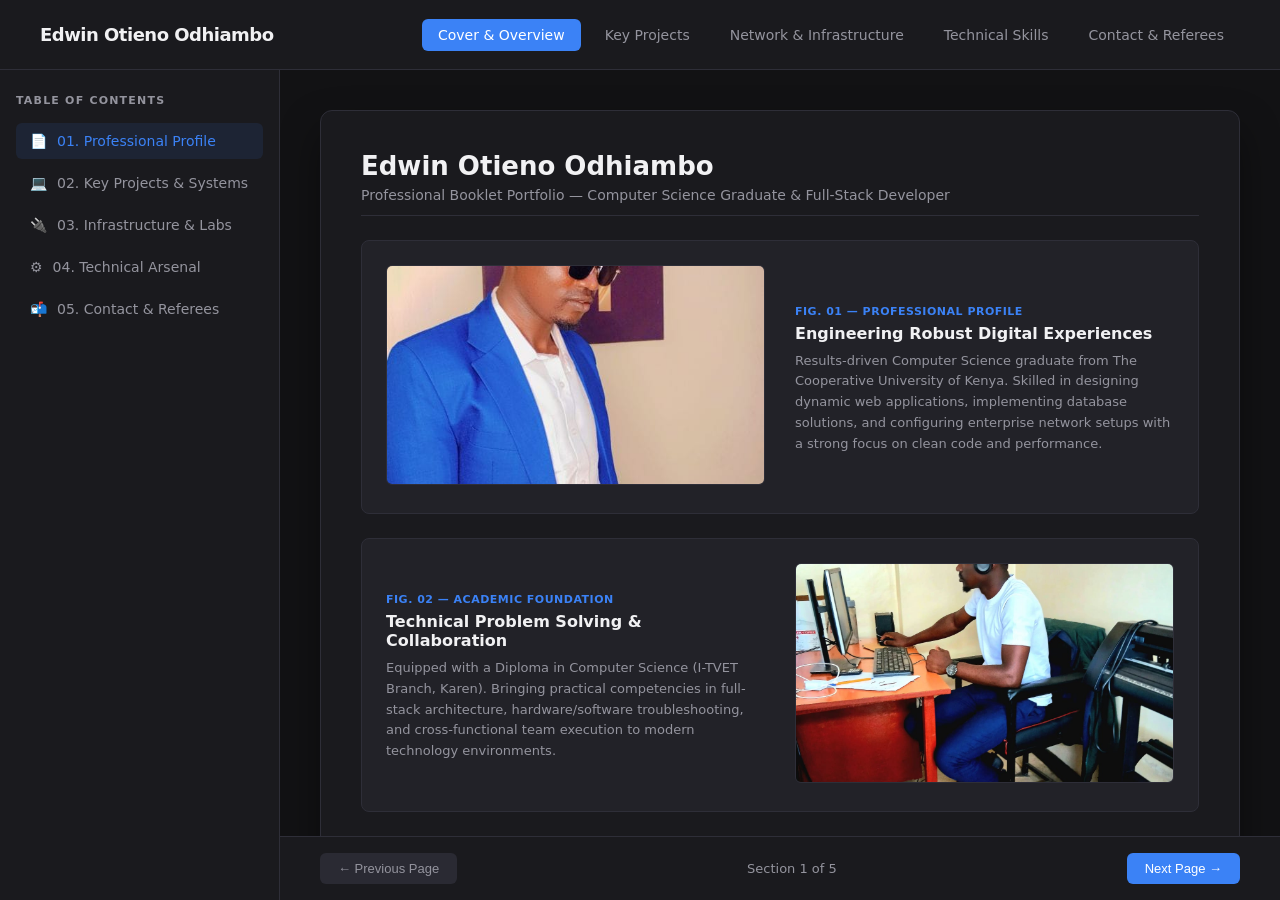
<file: index.html>
<!DOCTYPE html>
<html lang="en">
<head>
    <meta charset="UTF-8">
    <meta name="viewport" content="width=device-width, initial-scale=1.0">
    <title>Edwin Otieno Odhiambo - Professional Portfolio</title>
    <!-- External Modular CSS -->
    <link rel="stylesheet" href="css/styles.css">
</head>
<body>

    <!-- Professional Header Navbar -->
    <header class="portfolio-header">
        <div class="header-brand">Edwin Otieno Odhiambo</div>
        <nav class="header-nav">
            <span class="nav-tab active" onclick="switchPage(0)">Cover & Overview</span>
            <span class="nav-tab" onclick="switchPage(1)">Key Projects</span>
            <span class="nav-tab" onclick="switchPage(2)">Network & Infrastructure</span>
            <span class="nav-tab" onclick="switchPage(3)">Technical Skills</span>
            <span class="nav-tab" onclick="switchPage(4)">Contact & Referees</span>
        </nav>
    </header>

    <!-- Main Workspace Layout -->
    <main class="booklet-workspace">
        
        <!-- Sidebar Navigation Index -->
        <aside class="portfolio-sidebar">
            <div class="sidebar-title">Table of Contents</div>
            <ul class="file-tree">
                <li class="active" onclick="switchPage(0)"><span>📄</span> 01. Professional Profile</li>
                <li onclick="switchPage(1)"><span>💻</span> 02. Key Projects & Systems</li>
                <li onclick="switchPage(2)"><span>🔌</span> 03. Infrastructure & Labs</li>
                <li onclick="switchPage(3)"><span>⚙️</span> 04. Technical Arsenal</li>
                <li onclick="switchPage(4)"><span>📬</span> 05. Contact & Referees</li>
            </ul>
        </aside>

        <!-- Booklet Content Area -->
        <section class="editor-container">
            
            <div class="booklet-viewport">
                <!-- Page Containers -->
                <div id="page-0-container"></div>
                <div id="page-1-container"></div>
                <div id="page-2-container"></div>
                <div id="page-3-container"></div>
                <div id="page-4-container"></div>
            </div>

            <!-- Booklet Navigation Footer -->
            <div class="booklet-nav">
                <button class="nav-btn" id="prev-btn" onclick="changePage(-1)" disabled>&larr; Previous Page</button>
                <div class="page-indicator" id="page-indicator">Section 1 of 5</div>
                <button class="nav-btn" id="next-btn" onclick="changePage(1)">Next Page &rarr;</button>
            </div>

        </section>
    </main>

    <!-- Loader Script to Inject Sub-files Dynamically -->
    <script>
        async function loadSubPages() {
            const pages = [
                { id: 'page-0-container', file: 'pages/page1-cover.html' },
                { id: 'page-1-container', file: 'pages/page2-projects.html' },
                { id: 'page-2-container', file: 'pages/page3-network.html' },
                { id: 'page-3-container', file: 'pages/page4-skills.html' },
                { id: 'page-4-container', file: 'pages/page5-contact.html' }
            ];

            for (let p of pages) {
                try {
                    let response = await fetch(p.file);
                    let html = await response.text();
                    document.getElementById(p.id).outerHTML = html;
                } catch (e) {
                    console.error("Error loading " + p.file, e);
                }
            }
        }
        loadSubPages();
    </script>

    <!-- External Modular JavaScript -->
    <script src="js/booklet.js"></script>
</body>
</html>
</file>
<file: css/styles.css>
:root {
    --bg-main: #121214;
    --surface: #1a1a1e;
    --surface-card: #222228;
    --border-color: #2e2e38;
    --text-main: #f1f1f3;
    --text-muted: #94949e;
    --accent: #3b82f6;
    --accent-glow: rgba(59, 130, 246, 0.2);
}

* {
    box-sizing: border-box;
    margin: 0;
    padding: 0;
}

body {
    font-family: 'Inter', system-ui, -apple-system, sans-serif;
    background-color: var(--bg-main);
    color: var(--text-main);
    height: 100vh;
    display: flex;
    flex-direction: column;
    overflow: hidden;
}

/* Portfolio Header Navbar */
.portfolio-header {
    background-color: var(--surface);
    border-bottom: 1px solid var(--border-color);
    height: 70px;
    display: flex;
    align-items: center;
    justify-content: space-between;
    padding: 0 40px;
}

.header-brand {
    font-size: 18px;
    font-weight: 700;
    color: var(--text-main);
    letter-spacing: -0.5px;
}

.header-nav {
    display: flex;
    gap: 8px;
}

.nav-tab {
    padding: 8px 16px;
    font-size: 14px;
    color: var(--text-muted);
    cursor: pointer;
    border-radius: 6px;
    transition: all 0.2s ease;
}

.nav-tab:hover {
    color: var(--text-main);
    background-color: rgba(255, 255, 255, 0.05);
}

.nav-tab.active {
    color: #ffffff;
    background-color: var(--accent);
}

/* Main Layout Workspace */
.booklet-workspace {
    display: flex;
    flex: 1;
    overflow: hidden;
}

/* Sidebar Contents */
.portfolio-sidebar {
    width: 280px;
    background-color: var(--surface);
    border-right: 1px solid var(--border-color);
    padding: 24px 16px;
    display: flex;
    flex-direction: column;
}

.sidebar-title {
    font-size: 11px;
    text-transform: uppercase;
    letter-spacing: 1.2px;
    color: var(--text-muted);
    margin-bottom: 16px;
    font-weight: 600;
}

.file-tree {
    list-style: none;
}

.file-tree li {
    padding: 10px 14px;
    cursor: pointer;
    display: flex;
    align-items: center;
    color: var(--text-muted);
    border-radius: 6px;
    margin-bottom: 6px;
    font-size: 14px;
    transition: all 0.2s ease;
}

.file-tree li:hover {
    background-color: rgba(255, 255, 255, 0.03);
    color: var(--text-main);
}

.file-tree li.active {
    background-color: rgba(59, 130, 246, 0.1);
    color: var(--accent);
    font-weight: 500;
}

.file-tree span {
    margin-right: 10px;
}

/* Content Viewport Area */
.editor-container {
    flex: 1;
    display: flex;
    flex-direction: column;
    background-color: var(--bg-main);
    overflow: hidden;
}

.booklet-viewport {
    flex: 1;
    overflow-y: auto;
    padding: 40px;
    display: flex;
    justify-content: center;
    align-items: flex-start;
}

.booklet-page {
    background-color: var(--surface);
    border: 1px solid var(--border-color);
    width: 100%;
    max-width: 950px;
    padding: 40px;
    border-radius: 12px;
    box-shadow: 0 20px 40px rgba(0, 0, 0, 0.4);
    display: none;
    animation: fadeIn 0.3s ease-in-out;
}

.booklet-page.active {
    display: block;
}

@keyframes fadeIn {
    from { opacity: 0; transform: translateY(8px); }
    to { opacity: 1; transform: translateY(0); }
}

/* Newsletter Layout Grid */
.newsletter-spread {
    display: grid;
    grid-template-columns: 1fr 1fr;
    gap: 30px;
    align-items: center;
    margin: 24px 0;
    padding: 24px;
    background: var(--surface-card);
    border: 1px solid var(--border-color);
    border-radius: 8px;
}

.newsletter-spread.reverse .media-box {
    order: 2;
}

.newsletter-spread.reverse .caption-box {
    order: 1;
}

.media-box img {
    width: 100%;
    height: 220px;
    object-fit: cover;
    border-radius: 6px;
    border: 1px solid var(--border-color);
}

.caption-box h4 {
    color: var(--text-main);
    font-size: 16px;
    margin-bottom: 8px;
    font-weight: 600;
}

.caption-box p {
    font-size: 13px;
    line-height: 1.6;
    color: var(--text-muted);
}

.fig-tag {
    display: inline-block;
    font-size: 11px;
    color: var(--accent);
    font-weight: 600;
    margin-bottom: 6px;
    text-transform: uppercase;
    letter-spacing: 0.5px;
}

h1.page-title {
    font-size: 26px;
    color: var(--text-main);
    margin-bottom: 6px;
    font-weight: 700;
}

.page-subtitle {
    font-size: 14px;
    color: var(--text-muted);
    margin-bottom: 24px;
    border-bottom: 1px solid var(--border-color);
    padding-bottom: 12px;
}

/* Booklet Navigation Footer */
.booklet-nav {
    background-color: var(--surface);
    padding: 16px 40px;
    display: flex;
    justify-content: space-between;
    align-items: center;
    border-top: 1px solid var(--border-color);
}

.nav-btn {
    background-color: var(--accent);
    color: white;
    border: none;
    padding: 8px 18px;
    font-size: 13px;
    font-weight: 500;
    border-radius: 6px;
    cursor: pointer;
    transition: opacity 0.2s;
}

.nav-btn:hover {
    opacity: 0.9;
}

.nav-btn:disabled {
    background-color: #2a2a33;
    color: var(--text-muted);
    cursor: not-allowed;
}

.page-indicator {
    font-size: 13px;
    color: var(--text-muted);
    font-weight: 500;
}

.badge-container {
    display: flex;
    flex-wrap: wrap;
    gap: 8px;
    margin-top: 12px;
}

.tech-badge {
    background: rgba(255, 255, 255, 0.05);
    border: 1px solid var(--border-color);
    padding: 4px 10px;
    border-radius: 4px;
    font-size: 12px;
    color: var(--text-main);
}

@media (max-width: 768px) {
    body {
        height: auto;
        min-height: 100vh;
        overflow: auto;
    }

    .portfolio-header {
        height: auto;
        padding: 16px;
        gap: 14px;
        align-items: flex-start;
        flex-direction: column;
    }

    .header-nav {
        width: calc(100vw - 32px);
        overflow-x: auto;
        gap: 6px;
        padding-bottom: 2px;
        scrollbar-width: thin;
    }

    .nav-tab {
        flex: 0 0 auto;
        padding: 8px 12px;
        font-size: 13px;
    }

    .booklet-workspace {
        flex-direction: column;
        overflow: visible;
    }

    .portfolio-sidebar {
        width: 100%;
        padding: 16px;
        border-right: none;
        border-bottom: 1px solid var(--border-color);
    }

    .sidebar-title {
        margin-bottom: 10px;
    }

    .file-tree {
        display: flex;
        gap: 6px;
        overflow-x: auto;
        padding-bottom: 2px;
        scrollbar-width: thin;
    }

    .file-tree li {
        flex: 0 0 auto;
        margin-bottom: 0;
        padding: 9px 12px;
        font-size: 13px;
        white-space: nowrap;
    }

    .editor-container {
        min-width: 0;
        overflow: visible;
    }

    .booklet-viewport {
        padding: 16px;
        overflow: visible;
    }

    .booklet-page {
        padding: 20px;
        border-radius: 8px;
    }

    h1.page-title {
        font-size: 22px;
        line-height: 1.25;
    }

    .newsletter-spread,
    .newsletter-spread.reverse {
        grid-template-columns: 1fr;
        gap: 20px;
        margin: 18px 0;
        padding: 16px;
    }

    .newsletter-spread.reverse .media-box,
    .newsletter-spread.reverse .caption-box {
        order: initial;
    }

    .media-box img {
        height: auto;
        aspect-ratio: 16 / 10;
    }

    .caption-box p {
        overflow-wrap: anywhere;
    }

    .booklet-nav {
        padding: 12px 16px;
        gap: 12px;
    }

    .nav-btn {
        padding: 8px 12px;
        font-size: 12px;
    }

    .page-indicator {
        white-space: nowrap;
        font-size: 12px;
    }
}

@media (max-width: 420px) {
    .booklet-page {
        padding: 16px;
    }

    h1.page-title {
        font-size: 20px;
    }

    .newsletter-spread,
    .newsletter-spread.reverse {
        padding: 12px;
    }

    .booklet-nav {
        flex-wrap: wrap;
        justify-content: center;
    }

    .page-indicator {
        order: -1;
        flex-basis: 100%;
        text-align: center;
    }
}
</file>
